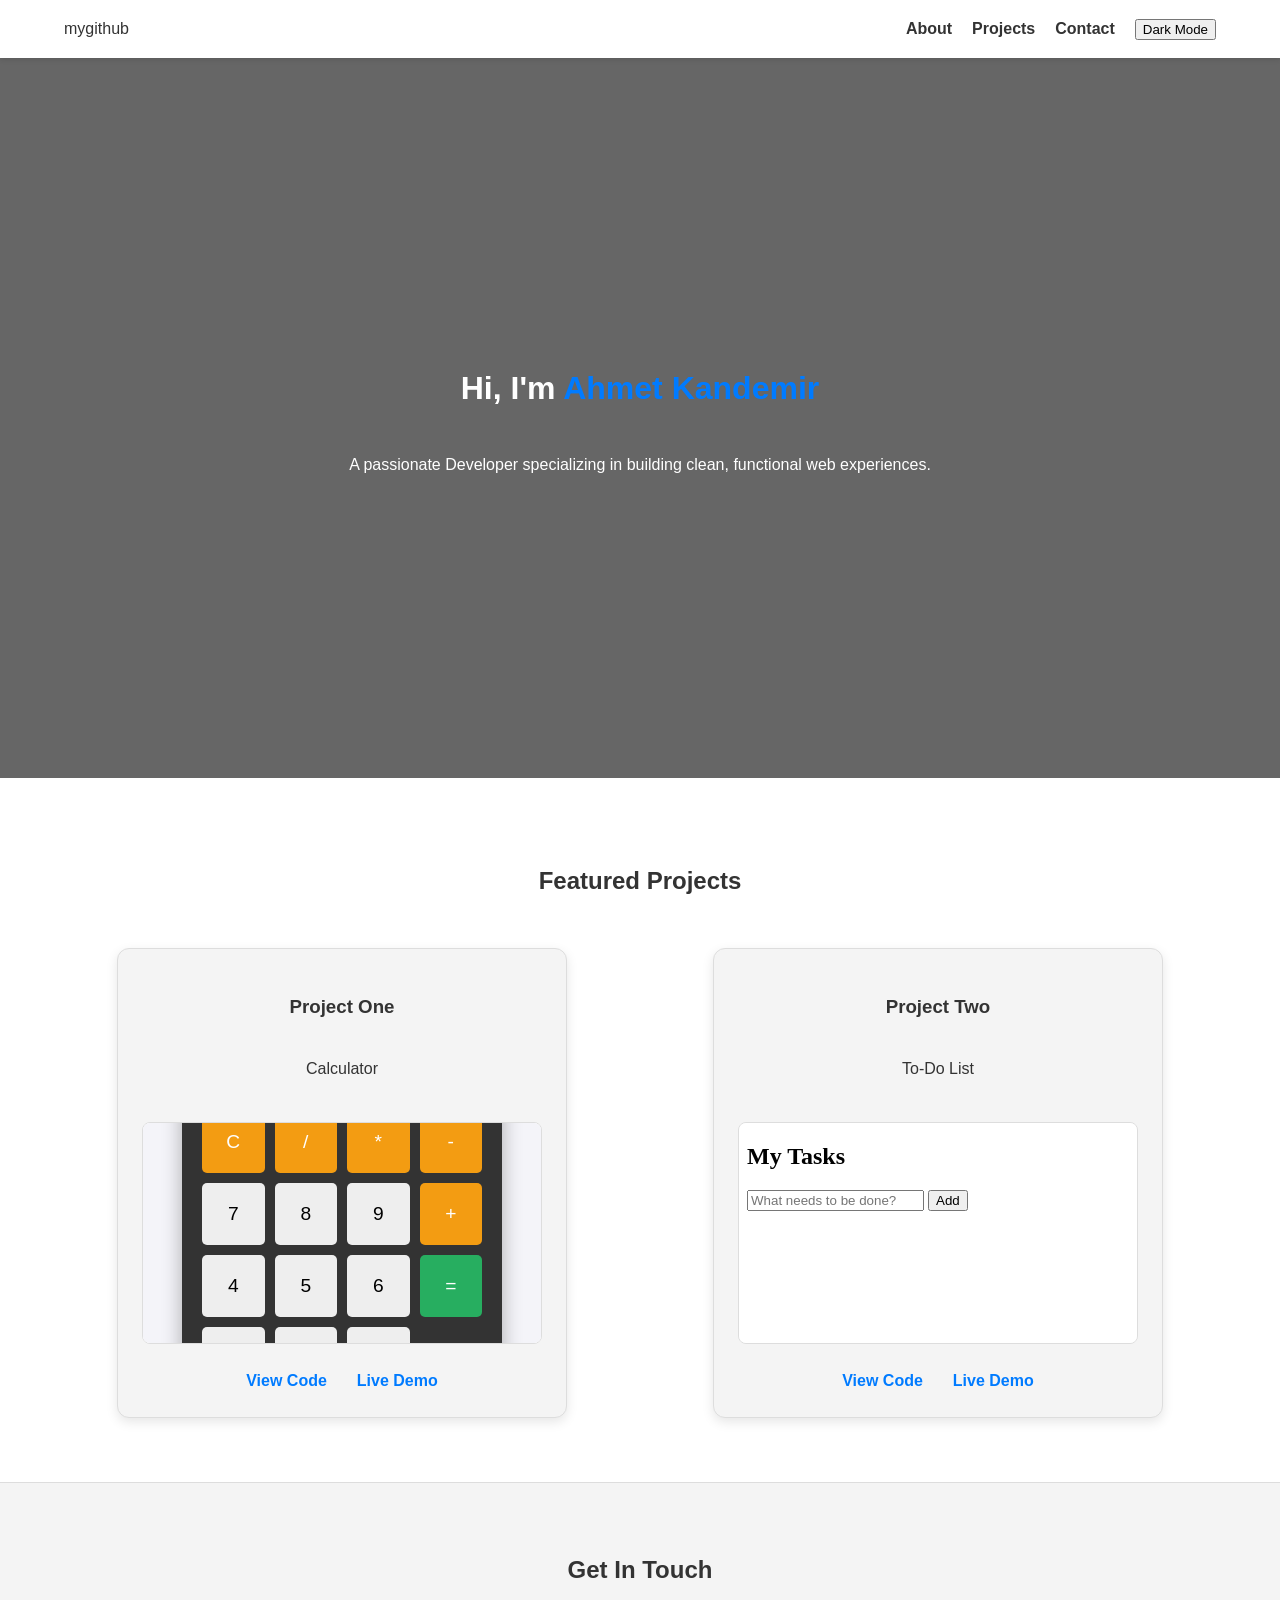
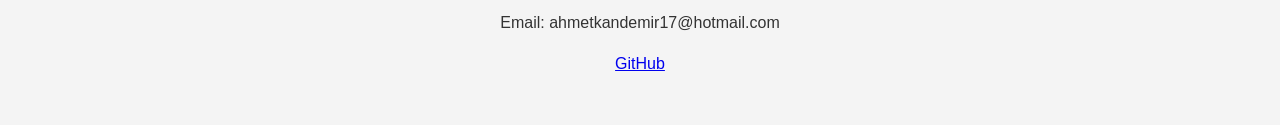
<file: index.html>
<!DOCTYPE html>
<html lang="en">
<head>
    <meta charset="UTF-8">
    <meta name="viewport" content="width=device-width, initial-scale=1.0">
    <title>My Portfolio</title>
    <link rel="stylesheet" href="style.css">
</head>
<body>
    <nav>
        <div class="logo">mygithub</div>
        <ul>
            <li><a href="#about">About</a></li>
            <li><a href="#projects">Projects</a></li>
            <li><a href="#contact">Contact</a></li>
            <li><button id="theme-toggle">Dark Mode</button></li>
        </ul>
    </nav>

    <header id="about">
        <h1>Hi, I'm <span class="highlight">Ahmet Kandemir</span></h1>
        <p>A passionate Developer specializing in building clean, functional web experiences.</p>
    </header>

    <section id="projects">
        <h2>Featured Projects</h2>
        <div class="project-grid">
            
            <div class="card">
                <h3>Project One</h3>
                <p>Calculator</p>
                <div class="project-preview">
                    <iframe src="calculator/index.html"></iframe>
                </div>
                <div class="card-links">
                    <a href="https://github.com/AKPoFo" target="_blank">View Code</a>
                    <a href="calculator/index.html" target="_blank" style="margin-left: 10px;">Live Demo</a>
                </div>
            </div>

            <div class="card">
                <h3>Project Two</h3>
                <p>To-Do List</p>
                <div class="project-preview">
                    <iframe src="todo/index.html"></iframe>
                </div>
                <div class="card-links">
                    <a href="https://github.com/AKPoFo" target="_blank">View Code</a>
                    <a href="todo/index.html" target="_blank" style="margin-left: 10px;">Live Demo</a>
                </div>
            </div> 

        </div>
    </section>

    <footer id="contact">
        <h2>Get In Touch</h2>
        <p>Email: ahmetkandemir17@hotmail.com</p>
        <div class="socials">
            <a href="https://github.com/AKPoFo">GitHub</a>
        </div>
    </footer>

    <script>
        const toggleBtn = document.getElementById('theme-toggle');
        const currentTheme = localStorage.getItem('theme');

        // Check if user has a saved preference
        if (currentTheme === 'dark') {
            document.documentElement.setAttribute('data-theme', 'dark');
            toggleBtn.textContent = 'Light Mode';
        }

        toggleBtn.addEventListener('click', () => {
            let theme = document.documentElement.getAttribute('data-theme');
            
            if (theme === 'dark') {
                document.documentElement.removeAttribute('data-theme');
                localStorage.setItem('theme', 'light');
                toggleBtn.textContent = 'Dark Mode';
            } else {
                document.documentElement.setAttribute('data-theme', 'dark');
                localStorage.setItem('theme', 'dark');
                toggleBtn.textContent = 'Light Mode';
            }
        });
    </script>
</body>
</html>
</file>
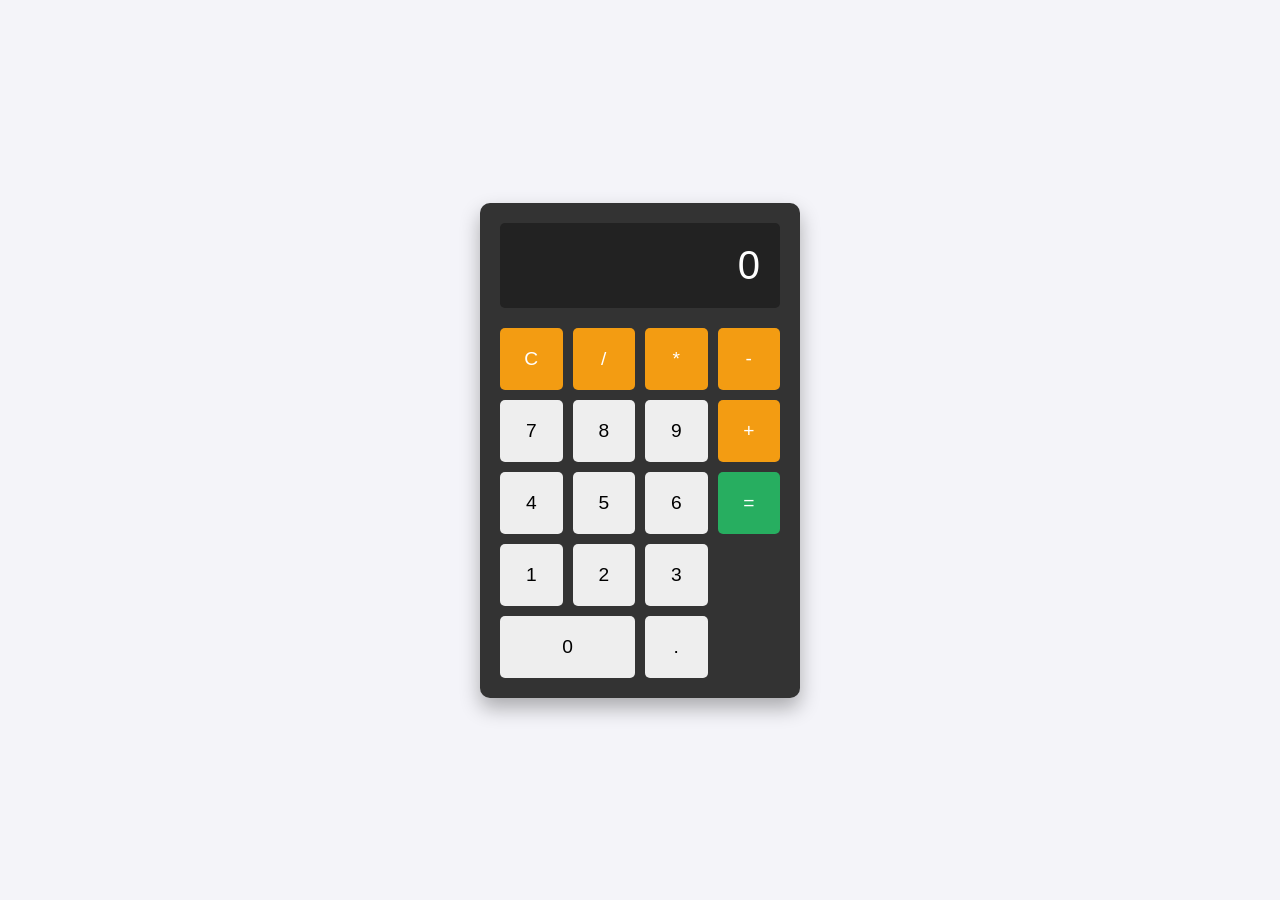
<file: calculator/index.html>
<!DOCTYPE html>
<html lang="en">
<head>
    <meta charset="UTF-8">
    <meta name="viewport" content="width=device-width, initial-scale=1.0">
    <title>My Portfolio Calculator</title>
    <link rel="stylesheet" href="style.css">
</head>
<body>

<div class="calculator">
    <div class="display" id="display">0</div>
    <div class="buttons">
        <button class="operator" onclick="clearDisplay()">C</button>
        <button class="operator" onclick="appendOperator('/')">/</button>
        <button class="operator" onclick="appendOperator('*')">*</button>
        <button class="operator" onclick="appendOperator('-')">-</button>
        
        <button onclick="appendNumber('7')">7</button>
        <button onclick="appendNumber('8')">8</button>
        <button onclick="appendNumber('9')">9</button>
        <button class="operator" onclick="appendOperator('+')">+</button>
        
        <button onclick="appendNumber('4')">4</button>
        <button onclick="appendNumber('5')">5</button>
        <button onclick="appendNumber('6')">6</button>
        <button class="equal" onclick="calculate()">=</button>
        
        <button onclick="appendNumber('1')">1</button>
        <button onclick="appendNumber('2')">2</button>
        <button onclick="appendNumber('3')">3</button>
        
        <button class="zero" onclick="appendNumber('0')">0</button>
        <button onclick="appendNumber('.')">.</button>
    </div>
</div>

<script src="script.js"></script>
</body>
</html>
</file>
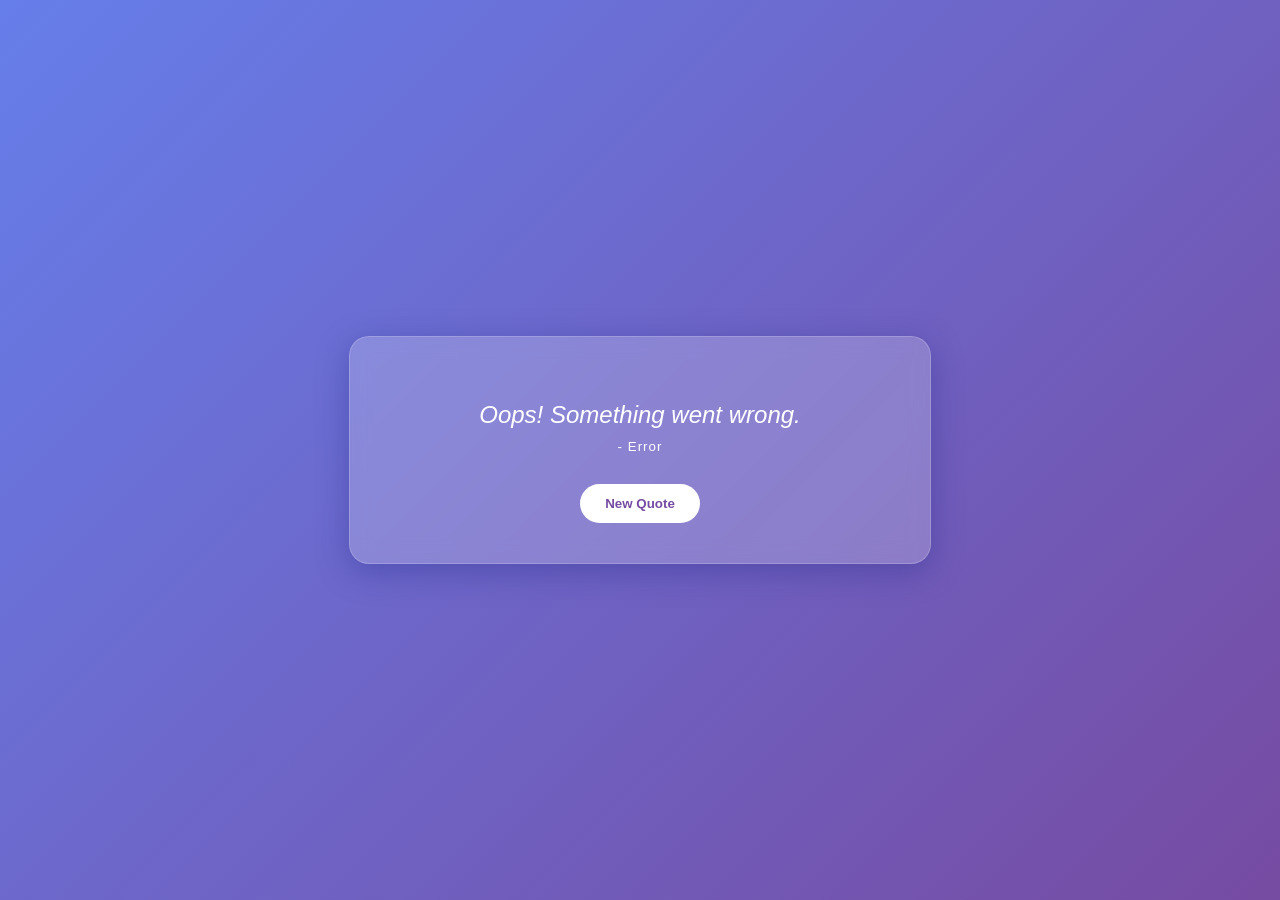
<file: quotes/index.html>
<!DOCTYPE html>
<html lang="en">
<head>
    <meta charset="UTF-8">
    <meta name="viewport" content="width=device-width, initial-scale=1.0">
    <title>Portfolio Quote Generator</title>
    <link rel="stylesheet" href="style.css">
</head>
<body>

<div class="quote-box">
    <div class="quote-area">
        <p id="quote">"Press the button to get inspired."</p>
        <small id="author">- Your Future Boss</small>
    </div>
    
    <div class="actions">
        <button id="newQuoteBtn" onclick="getQuote()">New Quote</button>
    </div>
</div>

<script src="script.js"></script>
</body>
</html>
</file>
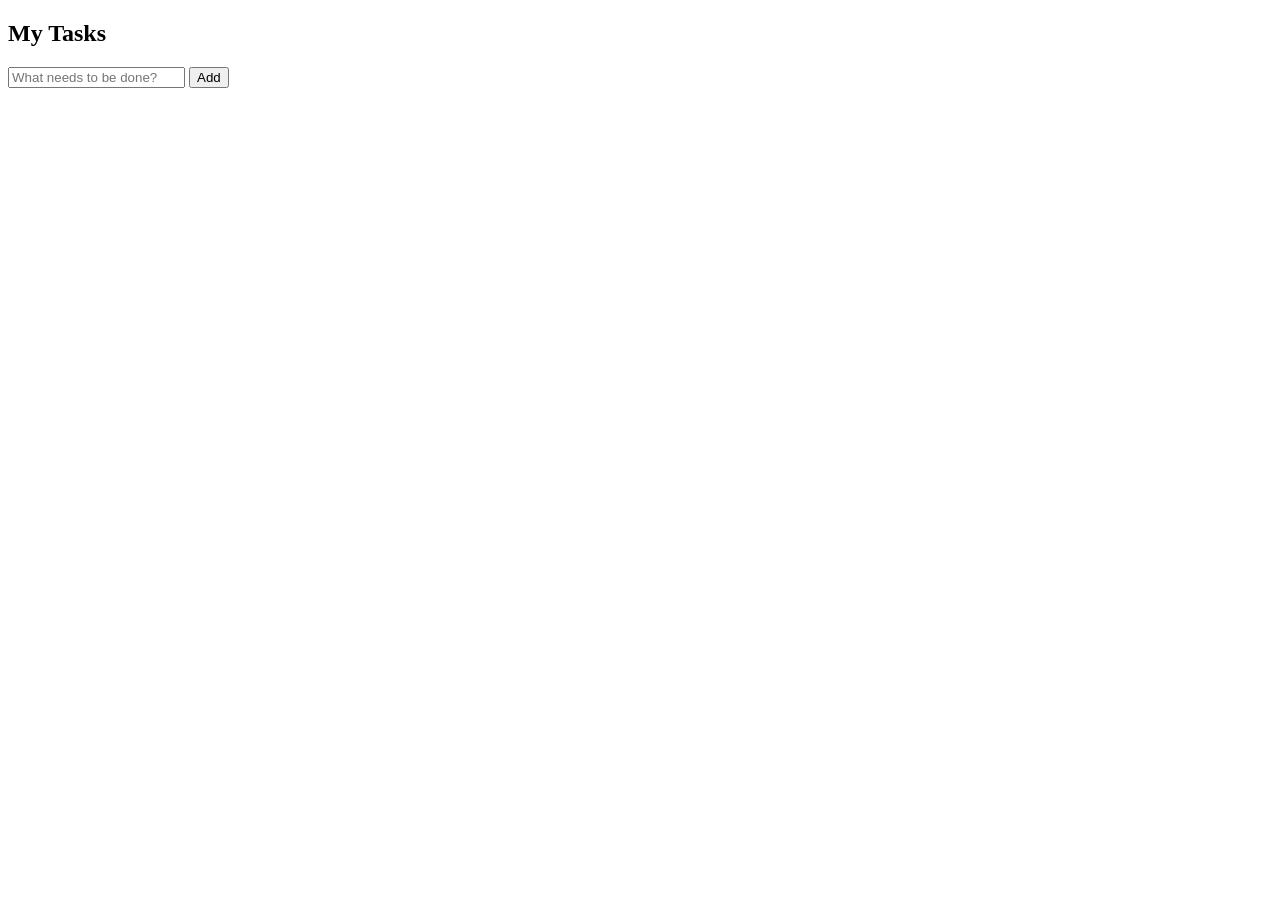
<file: todo/index.html>
<!DOCTYPE html>
<html lang="en">
<head>
    <meta charset="UTF-8">
    <meta name="viewport" content="width=device-width, initial-scale=1.0">
    <title>My Portfolio To-Do List</title>
    <link rel="stylesheet" href="style.css">
</head>
<body>

<div class="todo-container">
    <h2>My Tasks</h2>
    
    <div class="input-section">
        <input type="text" id="taskInput" placeholder="What needs to be done?">
        <button id="addButton" onclick="addTask()">Add</button>
    </div>

    <ul id="taskList">
        </ul>
</div>

<script src="script.js"></script>
</body>
</html>
</file>
<file: style.css>
:root {
    /* Light Mode (Default) */
    --bg: #ffffff;
    --header-bg: #f4f4f4;
    --text: #333;
    --accent: #007bff;
    --card-border: #ddd;
    --nav-shadow: rgba(0,0,0,0.1);
}

/* Dark Mode Colors */
[data-theme="dark"] {
    --bg: #1a1a1a;
    --header-bg: #2d2d2d;
    --text: #f4f4f4;
    --accent: #3793ff;
    --card-border: #444;
    --nav-shadow: rgba(0,0,0,0.5);
}

body {
    font-family: 'Segoe UI', Tahoma, Geneva, Verdana, sans-serif;
    line-height: 1.6;
    margin: 0;
    color: var(--text);
    background-color: var(--bg);
    scroll-behavior: smooth;
    transition: background-color 0.3s ease, color 0.3s ease;
}

/* --- NAVIGATION --- */
nav {
    display: flex;
    justify-content: space-between;
    align-items: center;
    padding: 1rem 5%;
    background: rgba(255, 255, 255, 0.85); 
    box-shadow: 0 2px 5px var(--nav-shadow);
    position: sticky;
    top: 0;
    z-index: 1000;
    backdrop-filter: blur(10px);
    -webkit-backdrop-filter: blur(10px);
}

[data-theme="dark"] nav {
    background: rgba(26, 26, 26, 0.85);
}

nav ul { 
    display: flex; 
    list-style: none; 
    align-items: center; 
    margin: 0;
    padding: 0; /* Removed default padding to help centering */
}

nav ul li { margin-left: 20px; }

nav a { 
    text-decoration: none; 
    color: var(--text); 
    font-weight: bold; 
}

/* --- HEADER / HERO --- */
header {
    height: 80vh;
    display: flex;
    flex-direction: column;
    justify-content: center;
    align-items: center;
    text-align: center;
    background: linear-gradient(rgba(0, 0, 0, 0.6), rgba(0, 0, 0, 0.6)), 
                url('https://img.freepik.com/free-vector/ripped-notes-background_53876-112869.jpg?semt=ais_hybrid&w=740&q=80');
    background-size: cover;
    background-position: center;
    background-attachment: fixed;
    color: #ffffff; 
    padding: 0 20px;
}

.highlight { color: var(--accent); }

/* --- PROJECTS SECTION (THE FIX) --- */
#projects {
    padding: 4rem 5%;
    max-width: 1200px; /* Limits width so it doesn't stretch too far */
    margin: 0 auto;    /* Centers the entire section container */
    text-align: center;
}

.project-grid {
    display: grid;
    /* auto-fit can sometimes leave gaps; auto-fill + center ensures alignment */
    grid-template-columns: repeat(auto-fit, minmax(300px, 1fr));
    gap: 2.5rem;
    margin-top: 3rem;
    justify-content: center; /* Centers cards horizontally */
    justify-items: center;   /* Centers card content */
}

.card {
    background-color: var(--header-bg);
    border: 1px solid var(--card-border);
    border-radius: 12px;
    padding: 1.5rem;
    box-shadow: 0 4px 12px var(--nav-shadow);
    display: flex;
    flex-direction: column;
    width: 100%;       /* Allows minmax to control width */
    max-width: 400px;  /* Prevents cards from getting too huge on big screens */
    transition: transform 0.3s ease;
}

.card:hover {
    transform: translateY(-8px);
}

.project-preview {
    margin: 1.5rem 0;
    border-radius: 8px;
    overflow: hidden;
    height: 220px;
    border: 1px solid var(--card-border);
}

.project-preview iframe {
    width: 100%;
    height: 100%;
    border: none;
    background: white;
}

.card-links {
    margin-top: auto;
    display: flex;
    justify-content: center;
    gap: 20px;
}

.card-links a {
    text-decoration: none;
    color: var(--accent);
    font-weight: bold;
}

/* --- FOOTER --- */
footer {
    padding: 3rem 5%;
    background-color: var(--header-bg);
    text-align: center;
    border-top: 1px solid var(--card-border);
}

/* --- MOBILE RESPONSIVENESS --- */
@media (max-width: 768px) {
    nav {
        flex-direction: column;
        padding: 1rem;
    }
    nav ul {
        margin-top: 1rem;
    }
    nav ul li {
        margin: 0 10px;
    }
    .project-grid {
        grid-template-columns: 1fr; /* Stack cards on small screens */
    }
}
</file>
<file: calculator/style.css>
/* basic reset */
* {
    box-sizing: border-box;
    margin: 0;
    padding: 0;
    font-family: 'Segoe UI', Tahoma, Geneva, Verdana, sans-serif;
}

body {
    display: flex;
    justify-content: center;
    align-items: center;
    height: 100vh;
    background-color: #f4f4f9;
}

.calculator {
    background-color: #333;
    padding: 20px;
    border-radius: 10px;
    box-shadow: 0px 10px 20px rgba(0,0,0,0.3);
    width: 320px;
}

.display {
    background-color: #222;
    color: #fff;
    font-size: 2.5rem;
    text-align: right;
    padding: 20px;
    margin-bottom: 20px;
    border-radius: 5px;
    overflow: hidden;
}

.buttons {
    display: grid;
    grid-template-columns: repeat(4, 1fr); /* 4 equal columns */
    gap: 10px;
}

button {
    padding: 20px;
    font-size: 1.2rem;
    border: none;
    border-radius: 5px;
    cursor: pointer;
    background-color: #eee;
    transition: background 0.2s;
}

button:hover {
    background-color: #ddd;
}

.operator {
    background-color: #f39c12;
    color: white;
}

.operator:hover {
    background-color: #e67e22;
}

.equal {
    background-color: #27ae60;
    color: white;
    /* Optional: make it span two rows if you move it to the end */
}

.zero {
    grid-column: span 2; /* Makes the 0 button wider */
}
</file>
<file: quotes/style.css>
body {
    margin: 0;
    display: flex;
    justify-content: center;
    align-items: center;
    height: 100vh;
    background: linear-gradient(135deg, #667eea 0%, #764ba2 100%);
    font-family: 'Poppins', sans-serif;
}

.quote-box {
    background: rgba(255, 255, 255, 0.2);
    backdrop-filter: blur(10px);
    padding: 40px;
    border-radius: 20px;
    box-shadow: 0 8px 32px 0 rgba(31, 38, 135, 0.37);
    width: 90%;
    max-width: 500px;
    text-align: center;
    color: white;
    border: 1px solid rgba(255, 255, 255, 0.18);
}

#quote {
    font-size: 1.5rem;
    font-style: italic;
    margin-bottom: 10px;
}

#author {
    display: block;
    font-weight: 300;
    margin-bottom: 30px;
    letter-spacing: 1px;
}

button {
    background: white;
    color: #764ba2;
    border: none;
    padding: 12px 25px;
    border-radius: 50px;
    font-weight: bold;
    cursor: pointer;
    transition: transform 0.2s, background 0.2s;
}

button:hover {
    background: #f0f0f0;
    transform: scale(1.05);
}

button:active {
    transform: scale(0.95);
}
</file>
<file: todo/style.css>
body {
    background-color: transparent; /* Allows the portfolio card color to show through */
    color: inherit; /* Tries to take the text color from the parent card */
}
</file>
